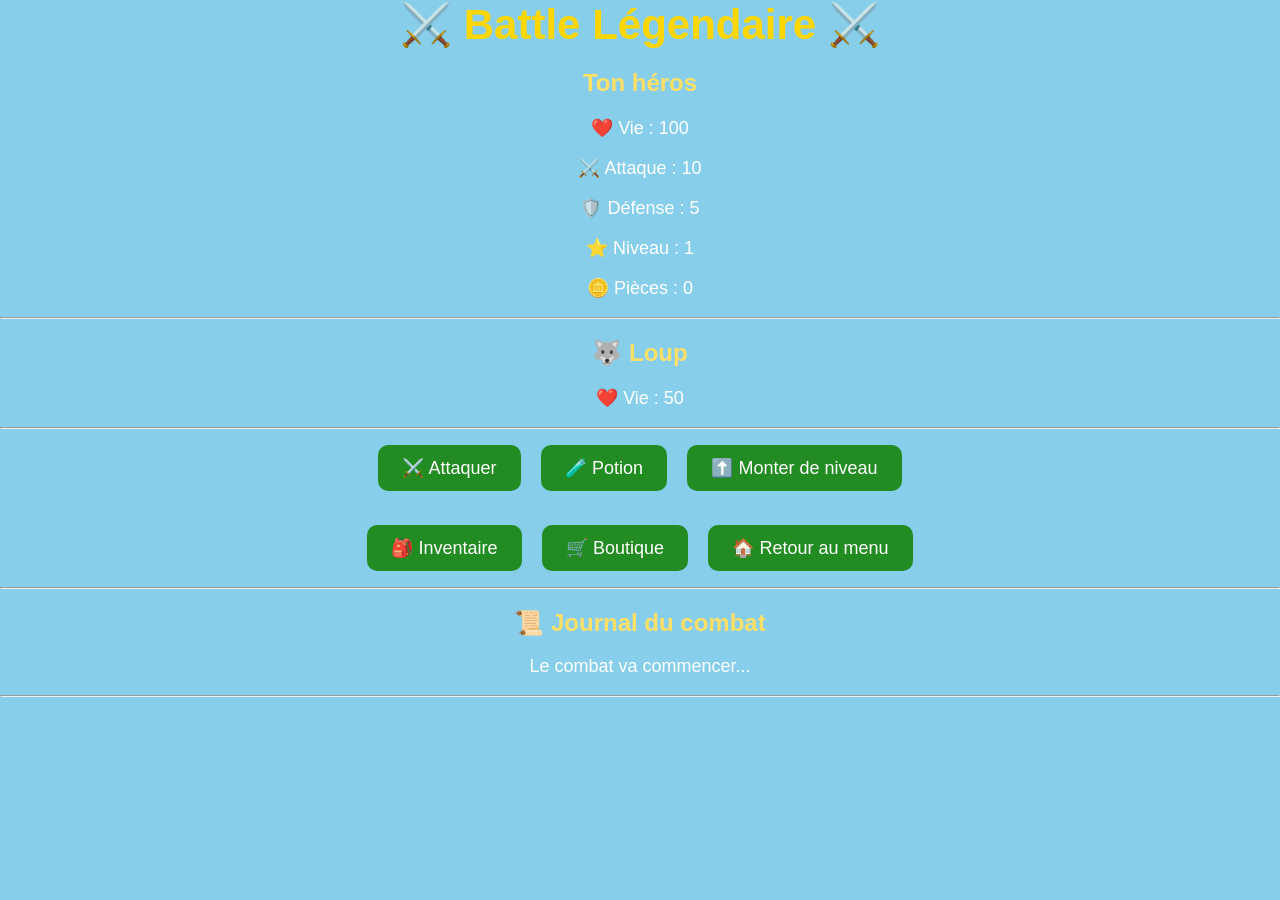
<file: index.html>
<!DOCTYPE html>
<html lang="fr">
<head>
    <meta charset="UTF-8">
    <meta name="viewport" content="width=device-width, initial-scale=1.0">
    <title>Battle Légendaire</title>

    <link rel="stylesheet" href="style.css">
</head>

<body>

<h1>⚔️ Battle Légendaire ⚔️</h1>

<h2>Ton héros</h2>

<p>❤️ Vie : <span id="health">100</span></p>
<p>⚔️ Attaque : <span id="attack">10</span></p>
<p>🛡️ Défense : <span id="defense">5</span></p>
<p>⭐ Niveau : <span id="level">1</span></p>
<p>🪙 Pièces : <span id="coins">0</span></p>

<hr>

<h2>🐺 Loup</h2>

<p>❤️ Vie : <span id="wolfHealth">50</span></p>
<hr>

<div class="actions">
    <button onclick="attack()">
        ⚔️ Attaquer
    </button>

    <button onclick="potion()">
        🧪 Potion
    </button>

    <button onclick="levelButton()">
        ⬆️ Monter de niveau
    </button>
</div>

<br>

<div class="menu">
    <button onclick="inventory()">
        🎒 Inventaire
    </button>

    <button onclick="shop()">
        🛒 Boutique
    </button>

    <button onclick="back()">
        🏠 Retour au menu
    </button>
</div>

<hr><div class="battle-log">
    <h2>📜 Journal du combat</h2>
    <p id="message">
        Le combat va commencer...
    </p>
</div>

<hr>

<script src="main.js"></script>

</body>
</html>
</file>
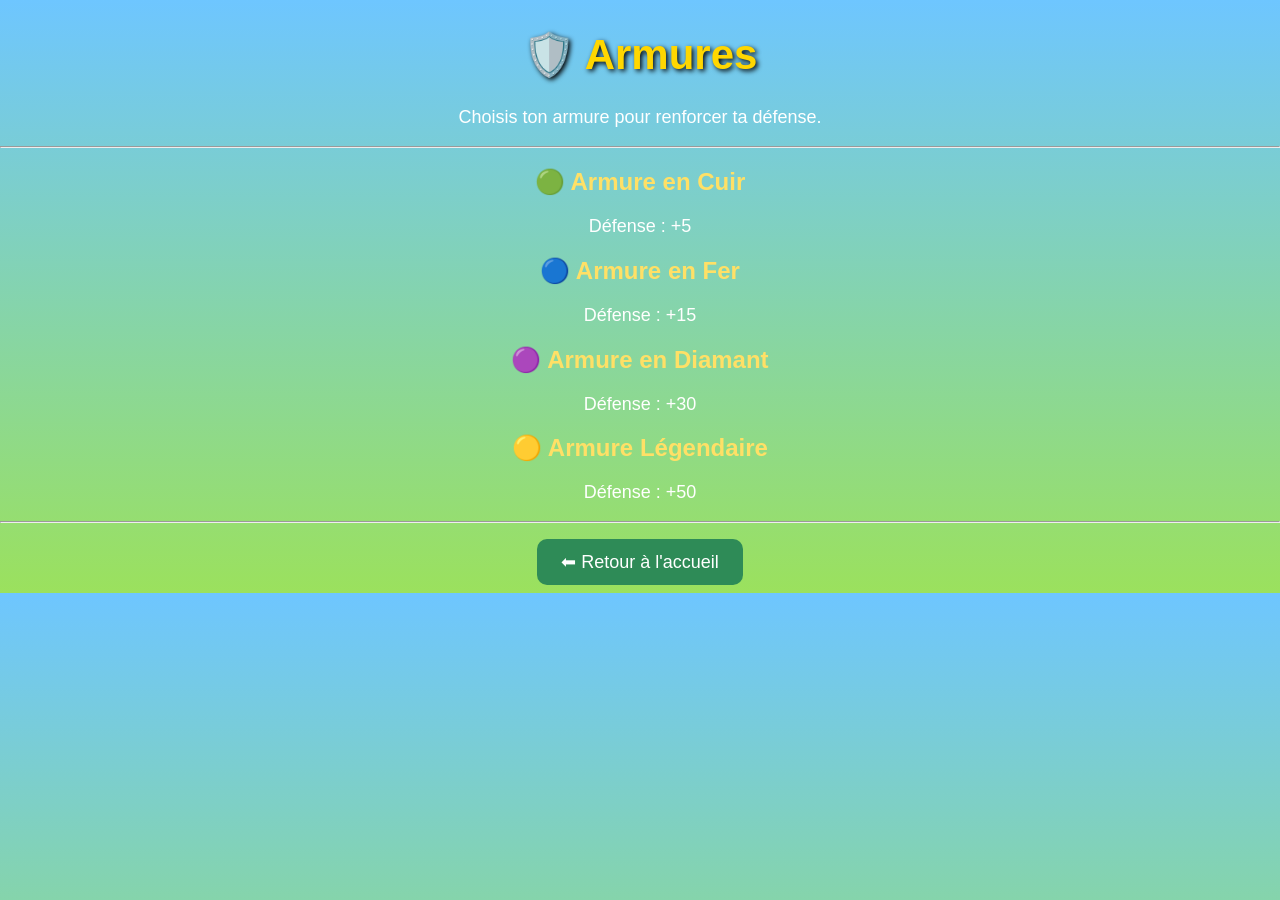
<file: armor.html>
<!DOCTYPE html>
<html lang="fr">
<head>
    <meta charset="UTF-8">
    <meta name="viewport" content="width=device-width, initial-scale=1.0">
    <title>Battle Légendaire - Armures</title>
    <link rel="stylesheet" href="game.css">
</head>
<body>

    <h1>🛡️ Armures</h1>

    <p>Choisis ton armure pour renforcer ta défense.</p>

    <hr>

    <h2>🟢 Armure en Cuir</h2>
    <p>Défense : +5</p>

    <h2>🔵 Armure en Fer</h2>
    <p>Défense : +15</p>

    <h2>🟣 Armure en Diamant</h2>
    <p>Défense : +30</p>

    <h2>🟡 Armure Légendaire</h2>
    <p>Défense : +50</p>

    <hr>

    <button onclick="window.location.href='home.html'">
        ⬅ Retour à l'accueil
    </button>

    <script src="main.js"></script>

</body>
</html>
</file>
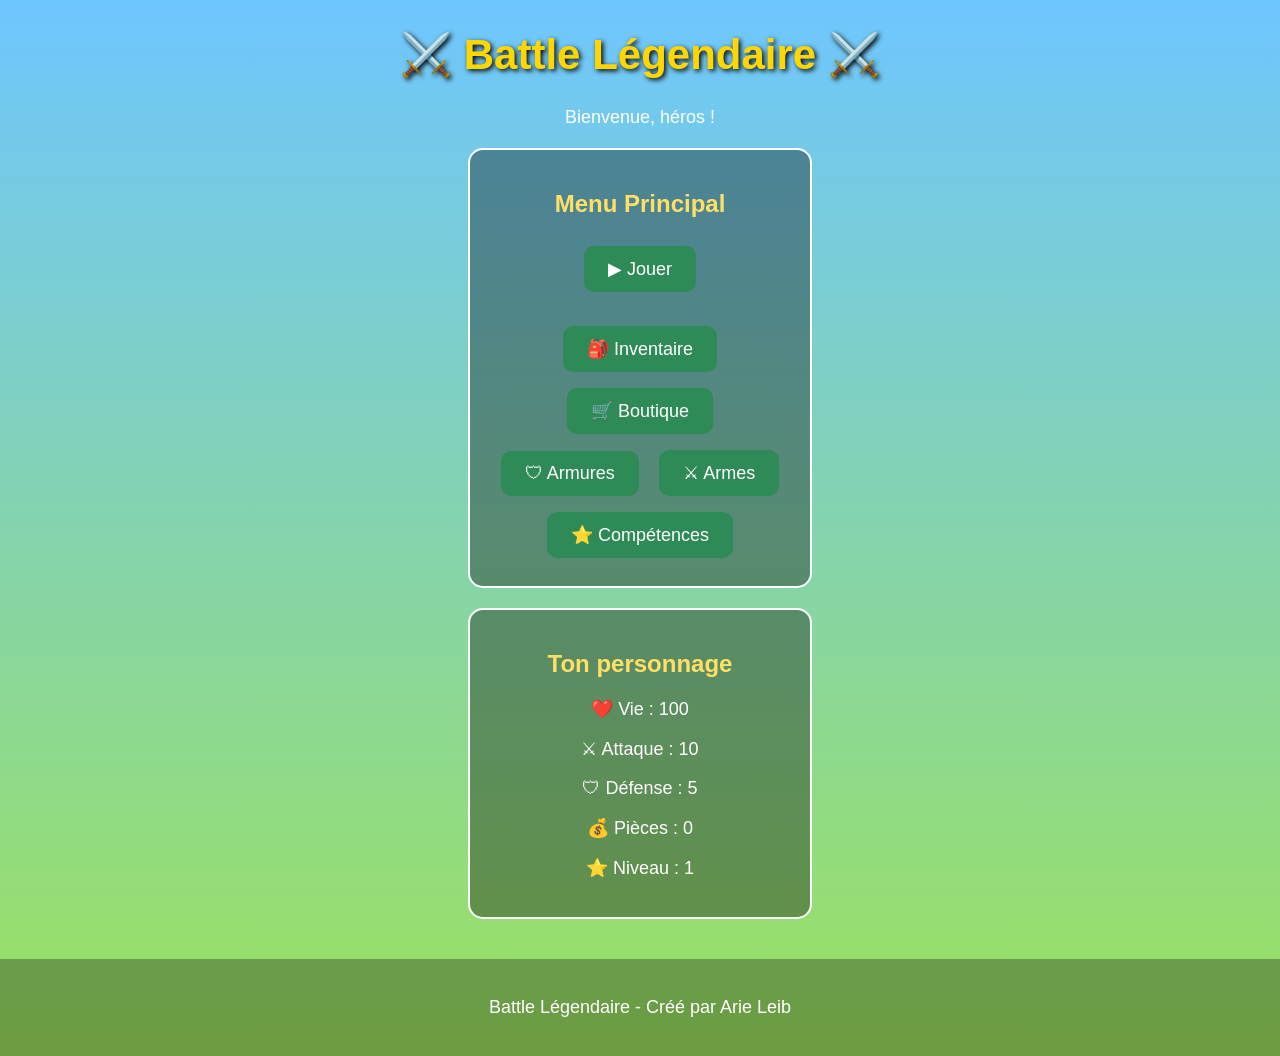
<file: home.html>
<!DOCTYPE html>
<html lang="fr">

<head>
    <meta charset="UTF-8">
    <meta name="viewport" content="width=device-width, initial-scale=1.0">
    <title>Battle Légendaire - Accueil</title>
    <link rel="stylesheet" href="game.css">
</head>

<body>

    <h1>⚔️ Battle Légendaire ⚔️</h1>

    <p>Bienvenue, héros !</p>

    <div class="card">
        <h2>Menu Principal</h2>

        <button onclick="window.location.href='play.html'">
            ▶ Jouer
        </button>

        <br><br>

        <button onclick="window.location.href='inventory.html'">
            🎒 Inventaire
        </button>

        <button onclick="window.location.href='shops.html'">
            🛒 Boutique
        </button>

        <button onclick="window.location.href='armor.html'">
            🛡 Armures
        </button>

        <button onclick="window.location.href='weapons.html'">
            ⚔ Armes
        </button>

        <button onclick="window.location.href='skill.html'">
            ⭐ Compétences
        </button>
    </div>

    <div class="card">
        <h2>Ton personnage</h2>

        <p>❤️ Vie : 100</p>
        <p>⚔ Attaque : 10</p>
        <p>🛡 Défense : 5</p>
        <p>💰 Pièces : 0</p>
        <p>⭐ Niveau : 1</p>
    </div>

    <footer>
        <p>Battle Légendaire - Créé par Arie Leib</p>
    </footer>

    <script src="main.js"></script>

</body>

</html>
</file>
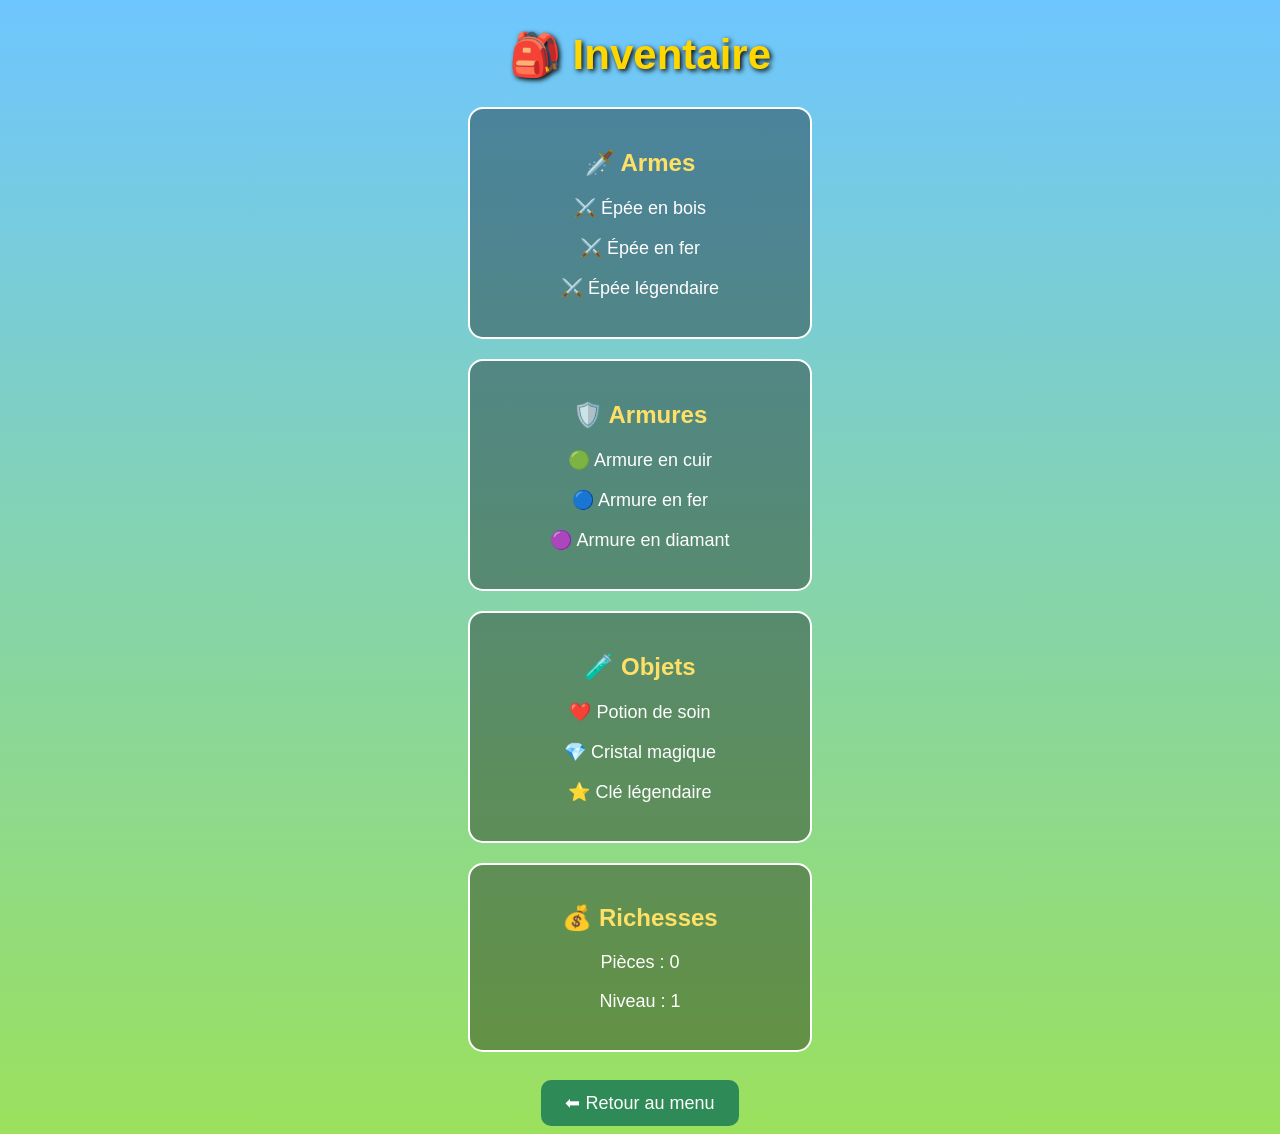
<file: inventory.html>
<!DOCTYPE html>
<html lang="fr">

<head>
    <meta charset="UTF-8">
    <meta name="viewport" content="width=device-width, initial-scale=1.0">
    <title>Battle Légendaire - Inventaire</title>
    <link rel="stylesheet" href="game.css">
</head>

<body>

    <h1>🎒 Inventaire</h1>

    <div class="card">
        <h2>🗡️ Armes</h2>
        <p>⚔️ Épée en bois</p>
        <p>⚔️ Épée en fer</p>
        <p>⚔️ Épée légendaire</p>
    </div>

    <div class="card">
        <h2>🛡️ Armures</h2>
        <p>🟢 Armure en cuir</p>
        <p>🔵 Armure en fer</p>
        <p>🟣 Armure en diamant</p>
    </div>

    <div class="card">
        <h2>🧪 Objets</h2>
        <p>❤️ Potion de soin</p>
        <p>💎 Cristal magique</p>
        <p>⭐ Clé légendaire</p>
    </div>

    <div class="card">
        <h2>💰 Richesses</h2>
        <p>Pièces : <span id="coins">0</span></p>
        <p>Niveau : <span id="level">1</span></p>
    </div>

    <button onclick="window.location.href='home.html'">
        ⬅ Retour au menu
    </button>

    <script src="main.js"></script>

</body>

</html>
</file>
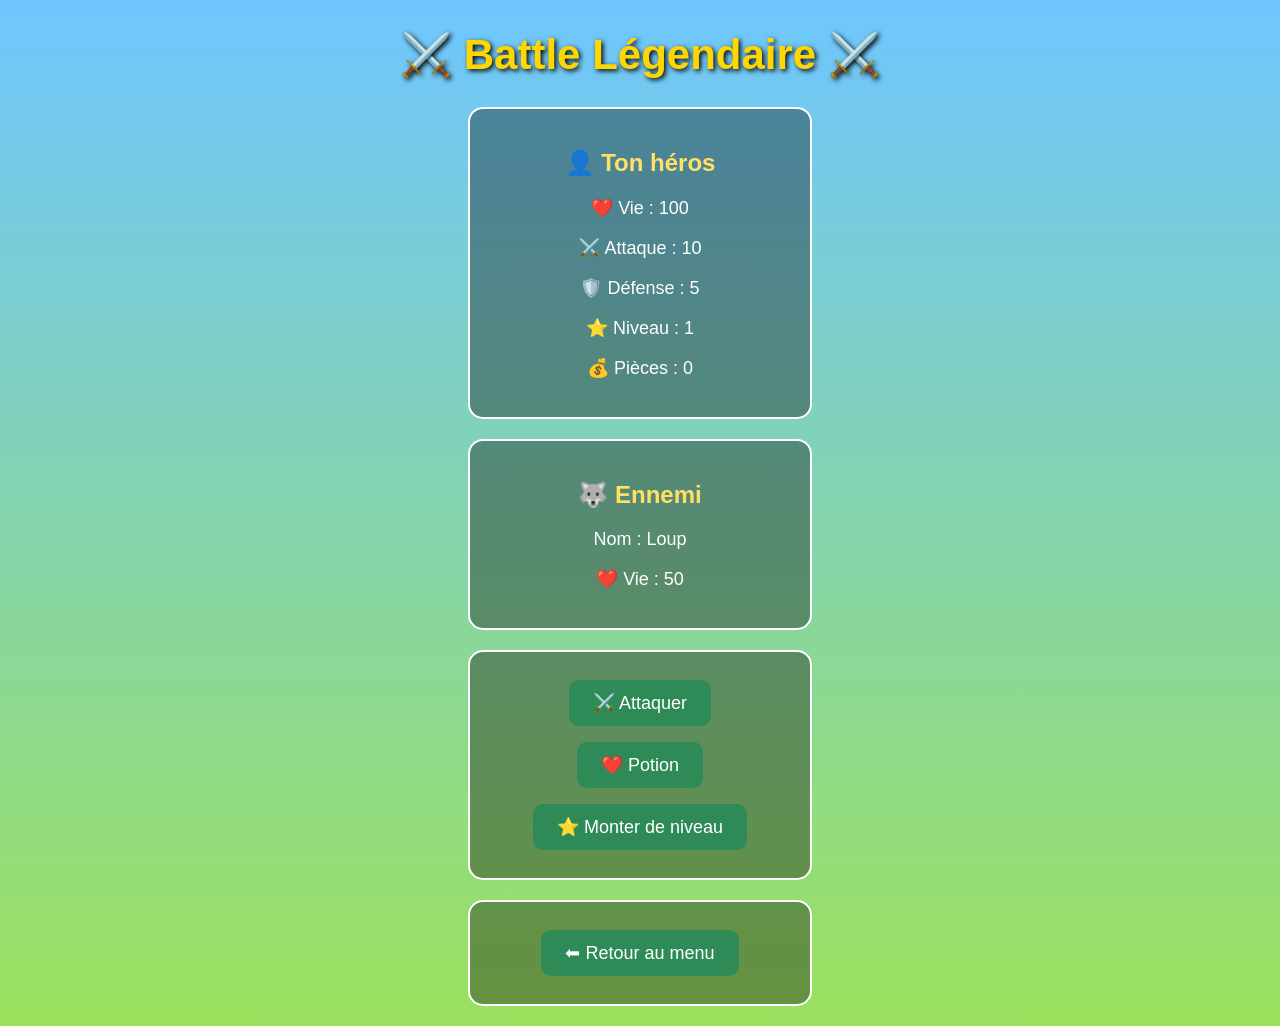
<file: play.html>
<!DOCTYPE html>
<html lang="fr">

<head>
    <meta charset="UTF-8">
    <meta name="viewport" content="width=device-width, initial-scale=1.0">
    <title>Battle Légendaire - Jouer</title>
    <link rel="stylesheet" href="game.css">
</head>

<body>

    <h1>⚔️ Battle Légendaire ⚔️</h1>

    <div class="card">
        <h2>👤 Ton héros</h2>
        <p>❤️ Vie : <span id="health">100</span></p>
        <p>⚔️ Attaque : <span id="attack">10</span></p>
        <p>🛡️ Défense : <span id="defense">5</span></p>
        <p>⭐ Niveau : <span id="level">1</span></p>
        <p>💰 Pièces : <span id="coins">0</span></p>
    </div>

    <div class="card">
        <h2>🐺 Ennemi</h2>
        <p>Nom : Loup</p>
        <p>❤️ Vie : <span id="enemyHealth">50</span></p>
    </div>

    <div class="card">
        <button onclick="attackEnemy()">
            ⚔️ Attaquer
        </button>

        <button onclick="heal(20)">
            ❤️ Potion
        </button>

        <button onclick="levelUp()">
            ⭐ Monter de niveau
        </button>
    </div>

    <div class="card">
        <button onclick="window.location.href='home.html'">
            ⬅ Retour au menu
        </button>
    </div>

    <script src="game.js"></script>
    <script src="main.js"></script>

</body>

</html>
</file>
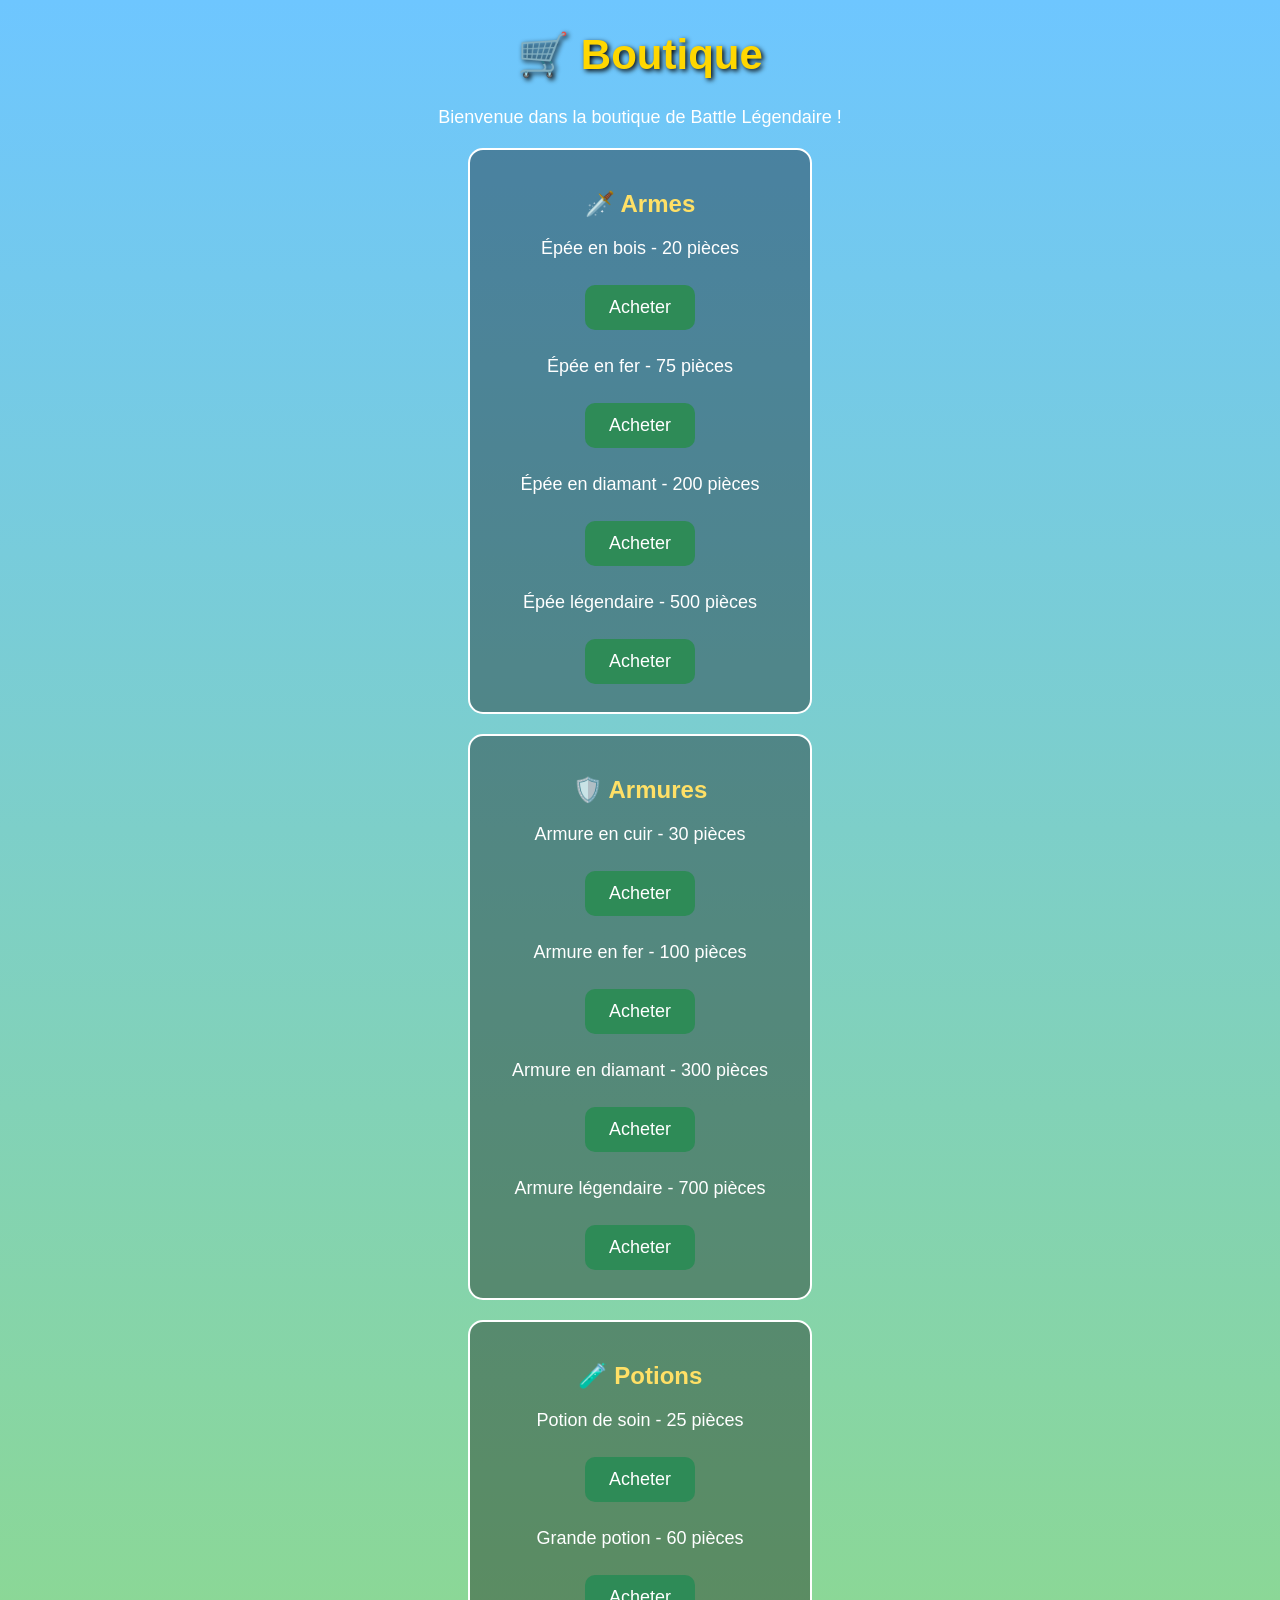
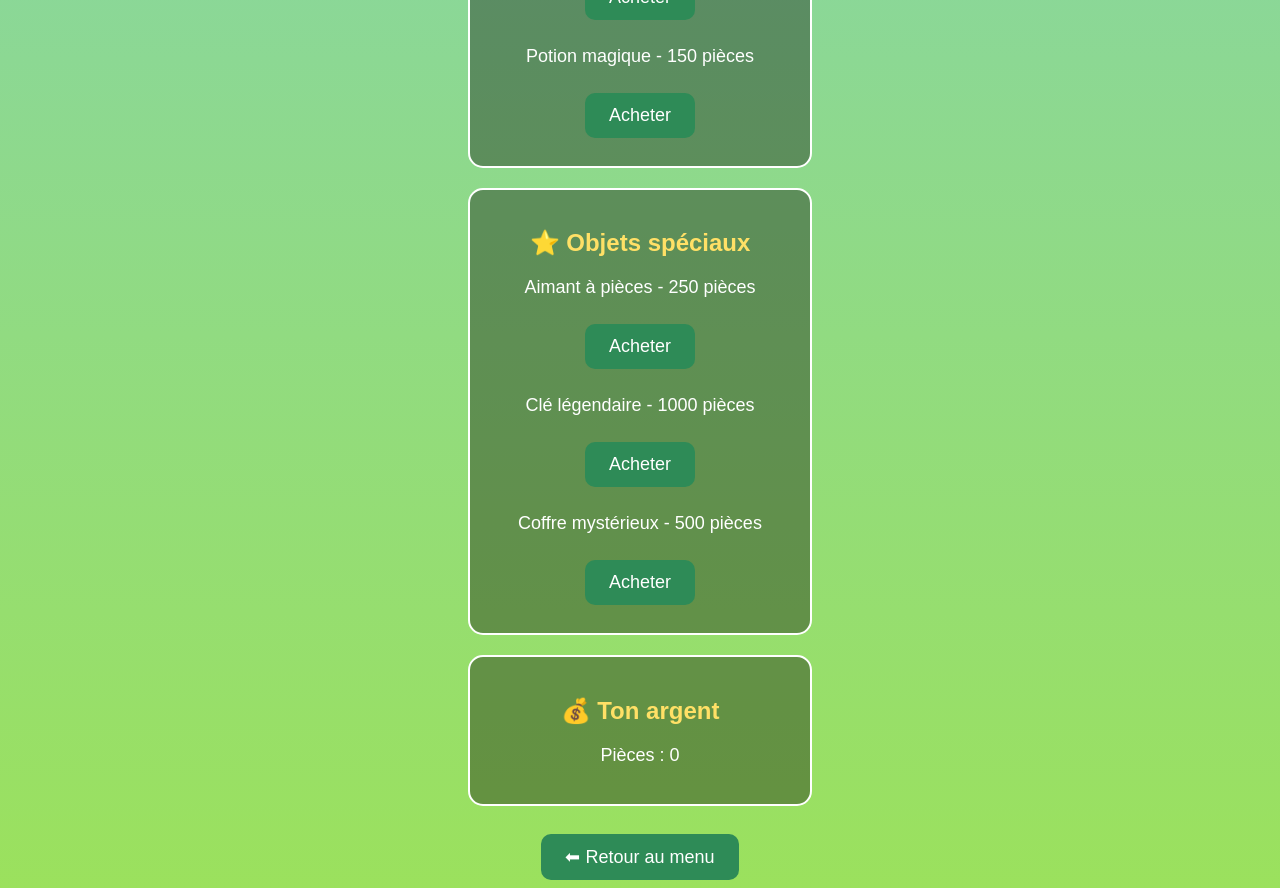
<file: shop.html>
<!DOCTYPE html>
<html lang="fr">

<head>
    <meta charset="UTF-8">
    <meta name="viewport" content="width=device-width, initial-scale=1.0">
    <title>Battle Légendaire - Boutique</title>
    <link rel="stylesheet" href="game.css">
</head>

<body>

    <h1>🛒 Boutique</h1>

    <p>Bienvenue dans la boutique de Battle Légendaire !</p>

    <div class="card">
        <h2>🗡️ Armes</h2>

        <p>Épée en bois - 20 pièces</p>
        <button>Acheter</button>

        <p>Épée en fer - 75 pièces</p>
        <button>Acheter</button>

        <p>Épée en diamant - 200 pièces</p>
        <button>Acheter</button>

        <p>Épée légendaire - 500 pièces</p>
        <button>Acheter</button>
    </div>

    <div class="card">
        <h2>🛡️ Armures</h2>

        <p>Armure en cuir - 30 pièces</p>
        <button>Acheter</button>

        <p>Armure en fer - 100 pièces</p>
        <button>Acheter</button>

        <p>Armure en diamant - 300 pièces</p>
        <button>Acheter</button>

        <p>Armure légendaire - 700 pièces</p>
        <button>Acheter</button>
    </div>

    <div class="card">
        <h2>🧪 Potions</h2>

        <p>Potion de soin - 25 pièces</p>
        <button>Acheter</button>

        <p>Grande potion - 60 pièces</p>
        <button>Acheter</button>

        <p>Potion magique - 150 pièces</p>
        <button>Acheter</button>
    </div>

    <div class="card">
        <h2>⭐ Objets spéciaux</h2>

        <p>Aimant à pièces - 250 pièces</p>
        <button>Acheter</button>

        <p>Clé légendaire - 1000 pièces</p>
        <button>Acheter</button>

        <p>Coffre mystérieux - 500 pièces</p>
        <button>Acheter</button>
    </div>

    <div class="card">
        <h2>💰 Ton argent</h2>

        <p>Pièces : <span id="coins">0</span></p>
    </div>

    <button onclick="window.location.href='home.html'">
        ⬅ Retour au menu
    </button>

    <script src="main.js"></script>

</body>

</html>
</file>
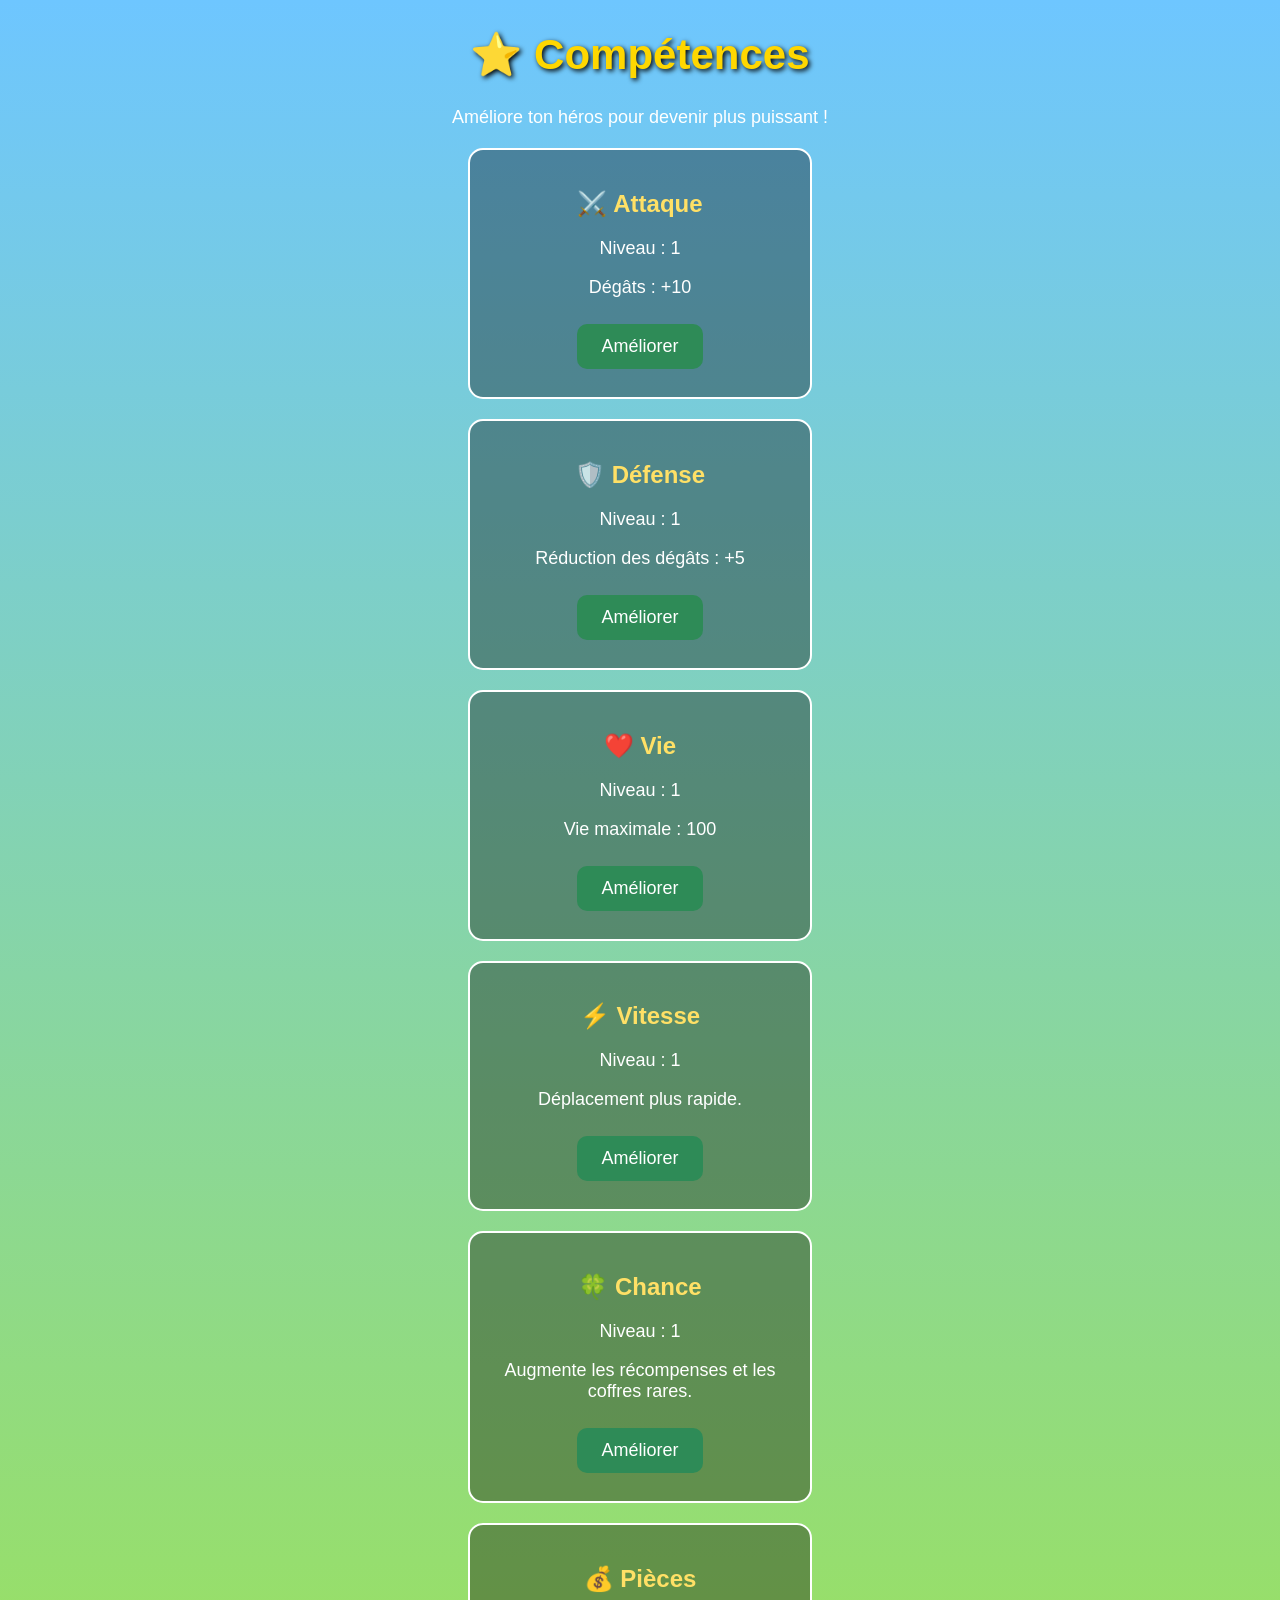
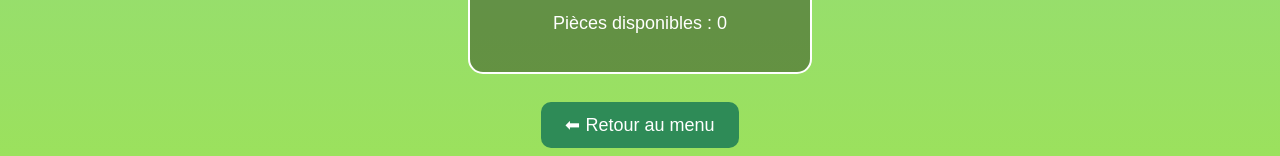
<file: skills.html>
<!DOCTYPE html>
<html lang="fr">

<head>
    <meta charset="UTF-8">
    <meta name="viewport" content="width=device-width, initial-scale=1.0">
    <title>Battle Légendaire - Compétences</title>
    <link rel="stylesheet" href="game.css">
</head>

<body>

    <h1>⭐ Compétences</h1>

    <p>Améliore ton héros pour devenir plus puissant !</p>

    <div class="card">
        <h2>⚔️ Attaque</h2>
        <p>Niveau : <span id="attackLevel">1</span></p>
        <p>Dégâts : +10</p>
        <button>Améliorer</button>
    </div>

    <div class="card">
        <h2>🛡️ Défense</h2>
        <p>Niveau : <span id="defenseLevel">1</span></p>
        <p>Réduction des dégâts : +5</p>
        <button>Améliorer</button>
    </div>

    <div class="card">
        <h2>❤️ Vie</h2>
        <p>Niveau : <span id="healthLevel">1</span></p>
        <p>Vie maximale : 100</p>
        <button>Améliorer</button>
    </div>

    <div class="card">
        <h2>⚡ Vitesse</h2>
        <p>Niveau : <span id="speedLevel">1</span></p>
        <p>Déplacement plus rapide.</p>
        <button>Améliorer</button>
    </div>

    <div class="card">
        <h2>🍀 Chance</h2>
        <p>Niveau : <span id="luckLevel">1</span></p>
        <p>Augmente les récompenses et les coffres rares.</p>
        <button>Améliorer</button>
    </div>

    <div class="card">
        <h2>💰 Pièces</h2>
        <p>Pièces disponibles : <span id="coins">0</span></p>
    </div>

    <button onclick="window.location.href='home.html'">
        ⬅ Retour au menu
    </button>

    <script src="main.js"></script>

</body>

</html>
</file>
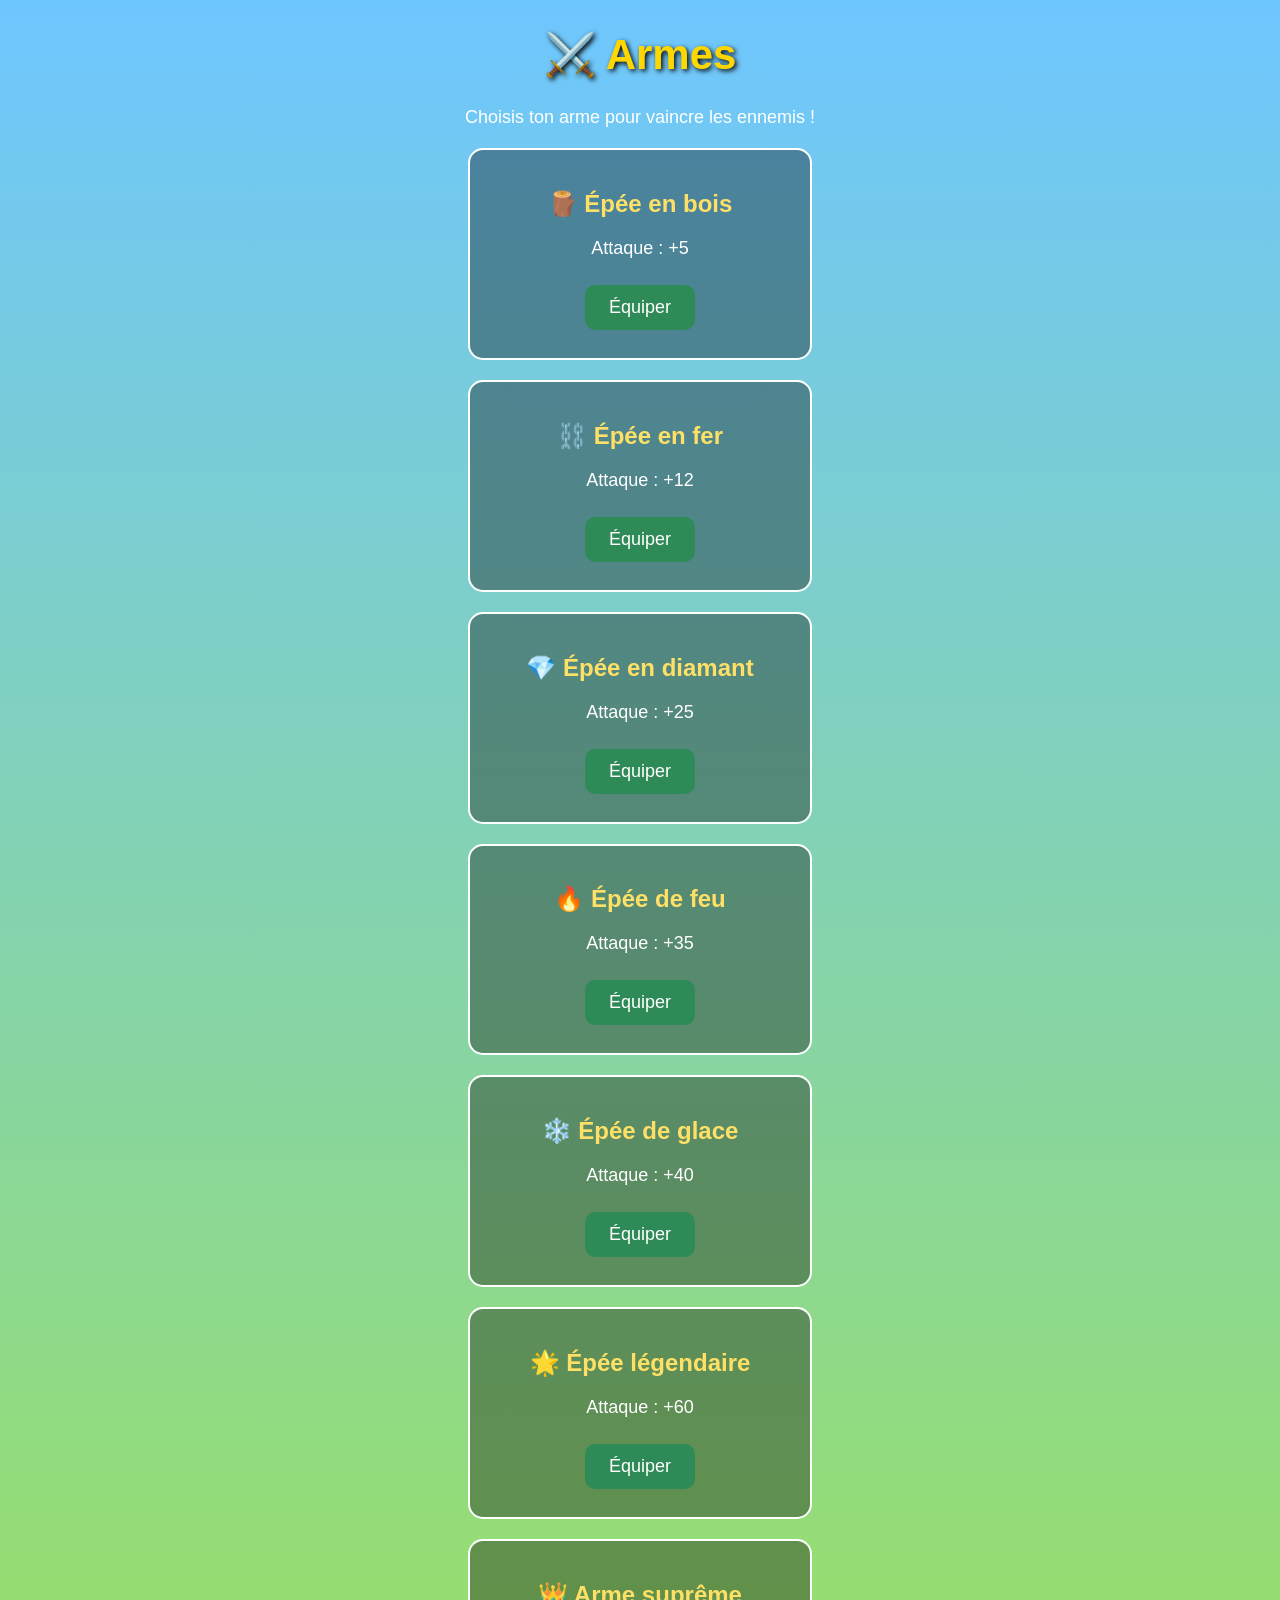
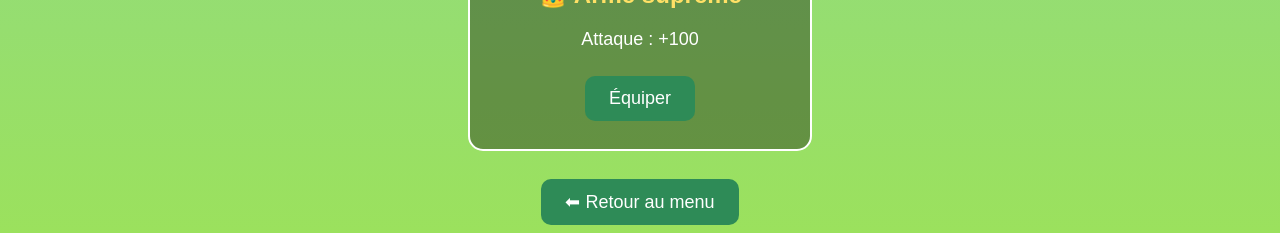
<file: weapons.html>
<!DOCTYPE html>
<html lang="fr">

<head>
    <meta charset="UTF-8">
    <meta name="viewport" content="width=device-width, initial-scale=1.0">
    <title>Battle Légendaire - Armes</title>
    <link rel="stylesheet" href="game.css">
</head>

<body>

    <h1>⚔️ Armes</h1>

    <p>Choisis ton arme pour vaincre les ennemis !</p>

    <div class="card">
        <h2>🪵 Épée en bois</h2>
        <p>Attaque : +5</p>
        <button>Équiper</button>
    </div>

    <div class="card">
        <h2>⛓️ Épée en fer</h2>
        <p>Attaque : +12</p>
        <button>Équiper</button>
    </div>

    <div class="card">
        <h2>💎 Épée en diamant</h2>
        <p>Attaque : +25</p>
        <button>Équiper</button>
    </div>

    <div class="card">
        <h2>🔥 Épée de feu</h2>
        <p>Attaque : +35</p>
        <button>Équiper</button>
    </div>

    <div class="card">
        <h2>❄️ Épée de glace</h2>
        <p>Attaque : +40</p>
        <button>Équiper</button>
    </div>

    <div class="card">
        <h2>🌟 Épée légendaire</h2>
        <p>Attaque : +60</p>
        <button>Équiper</button>
    </div>

    <div class="card">
        <h2>👑 Arme suprême</h2>
        <p>Attaque : +100</p>
        <button>Équiper</button>
    </div>

    <button onclick="window.location.href='home.html'">
        ⬅ Retour au menu
    </button>

    <script src="main.js"></script>

</body>

</html>
</file>
<file: style.css>
/* ==========================
   Battle Légendaire
   style.css
========================== */

body {
    margin: 0;
    padding: 0;
    background: #87ceeb;
    font-family: Arial, sans-serif;
    color: white;
    text-align: center;
}

header {
    background: #2e8b57;
    padding: 20px;
}

h1 {
    margin: 0;
    color: gold;
    font-size: 42px;
}

h2 {
    color: #ffe066;
}

p {
    font-size: 18px;
}

.container {
    width: 90%;
    max-width: 900px;
    margin: 30px auto;
}

.card {
    background: rgba(0,0,0,0.35);
    border-radius: 15px;
    padding: 20px;
    margin: 20px 0;
}

button {
    background: #228B22;
    color: white;
    border: none;
    border-radius: 10px;
    padding: 12px 24px;
    font-size: 18px;
    cursor: pointer;
    margin: 8px;
}

button:hover {
    background: #32CD32;
}

.health-bar {
    width: 100%;
    height: 24px;
    background: #555;
    border-radius: 12px;
    overflow: hidden;
    margin: 15px 0;
}

.health {
    width: 100%;
    height: 100%;
    background: limegreen;
}

footer {
    margin-top: 40px;
    padding: 20px;
    background: #2e8b57;
}
</file>
<file: game.css>
/* ===========================
   Battle Légendaire - game.css
   =========================== */

body {
    margin: 0;
    padding: 0;
    font-family: Arial, sans-serif;
    background: linear-gradient(#6ec6ff, #9be15d);
    color: white;
    text-align: center;
}

h1 {
    margin-top: 30px;
    font-size: 42px;
    color: gold;
    text-shadow: 2px 2px 5px black;
}

h2 {
    color: #ffe066;
}

p {
    font-size: 18px;
}

button {
    background: #2e8b57;
    color: white;
    border: none;
    border-radius: 10px;
    padding: 12px 24px;
    margin: 8px;
    font-size: 18px;
    cursor: pointer;
    transition: 0.3s;
}

button:hover {
    background: #3cb371;
    transform: scale(1.05);
}

.menu {
    margin-top: 30px;
}

.card {
    width: 300px;
    margin: 20px auto;
    padding: 20px;
    background: rgba(0, 0, 0, 0.35);
    border-radius: 15px;
    border: 2px solid white;
}

.health-bar {
    width: 300px;
    height: 25px;
    margin: 20px auto;
    background: #444;
    border-radius: 20px;
    overflow: hidden;
}

.health {
    width: 100%;
    height: 100%;
    background: limegreen;
}

.coin {
    color: gold;
    font-weight: bold;
}

.level {
    color: cyan;
    font-weight: bold;
}

footer {
    margin-top: 40px;
    padding: 20px;
    background: rgba(0,0,0,0.3);
}
</file>
